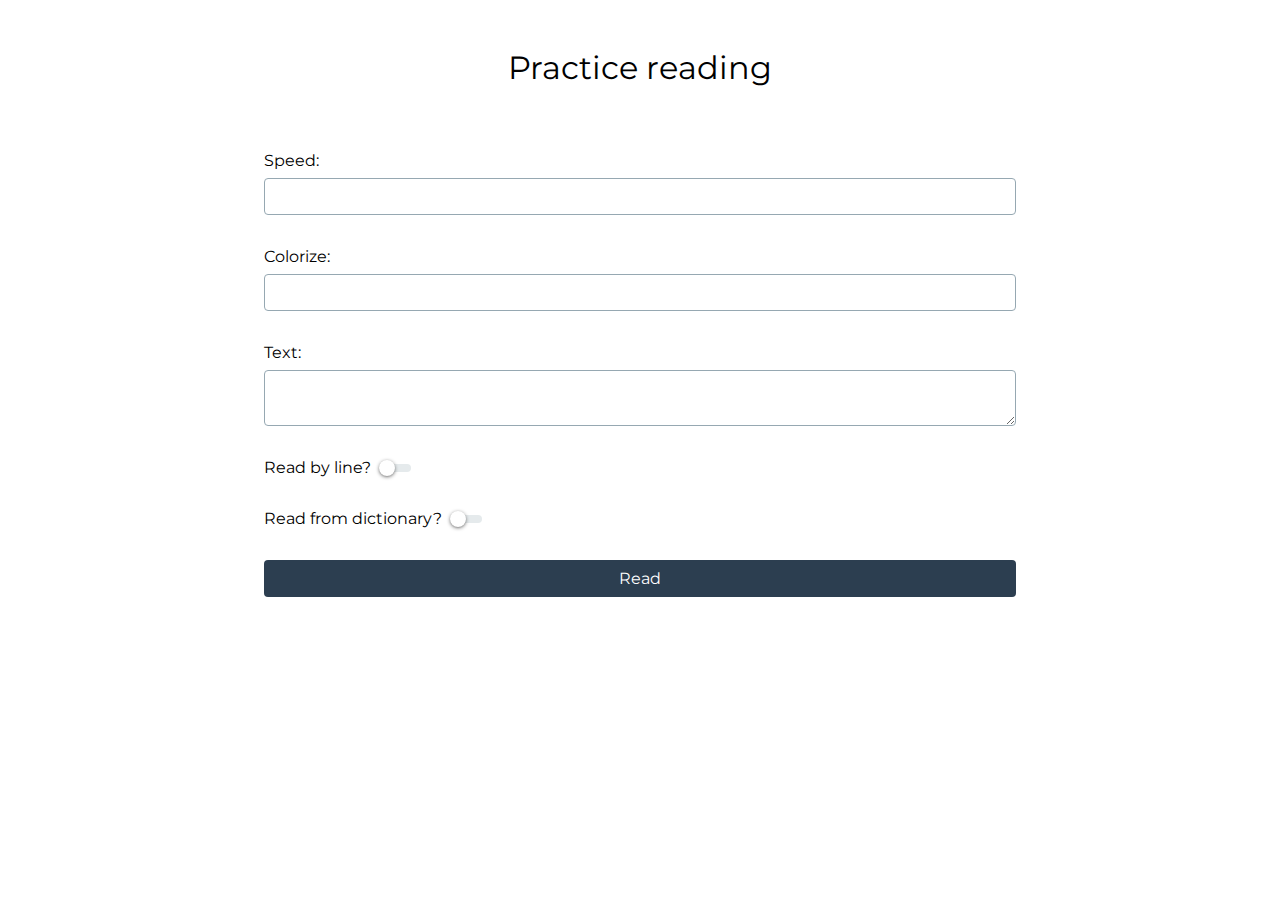
<file: index.html>
<!DOCTYPE html>
<html lang="en">
  <head>
    <meta charset="utf-8">
    <meta http-equiv="X-UA-Compatible" content="IE=edge">
    <meta name="viewport" content="width=device-width, initial-scale=1">
    <title>Practice Reading</title>
    <link href="https://fonts.googleapis.com/css?family=Lateef" rel="stylesheet">
    <link href="css/blaze.css" rel="stylesheet">
    <link href="css/custom.css" rel="stylesheet">
  </head>
  <body>

    <div id="form">
      <div class="c-hero u-letter-box--super u-centered">
        <h1 class="c-heading c-heading--xlarge u-window-box--none">Practice reading</h1>
      </div>
      <main class="o-container o-container--medium u-pillar-box--small">
        <div class="o-form-element">
          <label class="c-label" for="speedbox">Speed:</label>
          <input id="speedbox" class="c-field" type="text" value="">
        </div>
        <div class="o-form-element">
          <label class="c-label" for="colorizebox">Colorize:</label>
          <input id="colorizebox" class="c-field" type="text" value="">
        </div>
        <div class="o-form-element">
          <label class="c-label" for="textbox">Text:</label>
          <textarea id="textbox" class="c-field u-medium"></textarea>
        </div>
        <div class="o-form-element">
          <label class="c-toggle">
            Read by line?
            <input id="linestoggle" type="checkbox">
            <div class="c-toggle__track">
              <div class="c-toggle__handle"></div>
            </div>
          </label>
        </div>
        <div class="o-form-element">
          <label class="c-toggle">
            Read from dictionary?
            <input id="dicttoggle" type="checkbox">
            <div class="c-toggle__track">
              <div class="c-toggle__handle"></div>
            </div>
          </label>
        </div>
        <div class="o-form-element">
          <a id="button_read" class="c-button c-button--brand c-button--block" href="">Read</a>
        </div>
      </main>
    </div>

    <script src="js/jquery.min.js"></script>
    <script src="js/bigtext.js"></script>
    <script src="js/dict.js"></script>
    <script src="js/home.js"></script>
  </body>
</html>
</file>
<file: css/custom.css>
@import url('https://fonts.googleapis.com/css?family=Lateef|Montserrat');
/* @import url('https://fonts.googleapis.com/css?family=Jomhuria|Katibeh|Lalezar|Mirza|Amiri'); */


body {
    font-family: "Montserrat", sans-serif;
    /* background: #ffeb3b; */
}

.bigtext {
    font-family: "Lateef", cursive;
    text-align: center;
    display: flex;
    justify-content: center;
    height: 100vh;
}

.word {
    font-family: 'Lateef', cursive;
    /* font-family: 'Amiri', cursive; */
    /* font-family: 'Lalezar', cursive; */
    /* font-family: 'Katibeh', cursive; */
    /* font-family: 'Jomhuria', cursive; */
    /* font-family: 'Mirza', cursive; */
    font-weight: 600;
    align-self: center;
    text-shadow: 2px 3px 1px #aeaeae;
    letter-spacing: 5px;
}

table, .flashcard{
    width:100%;
    text-align:center;
}

.colored {
    color: red;
}
</file>
